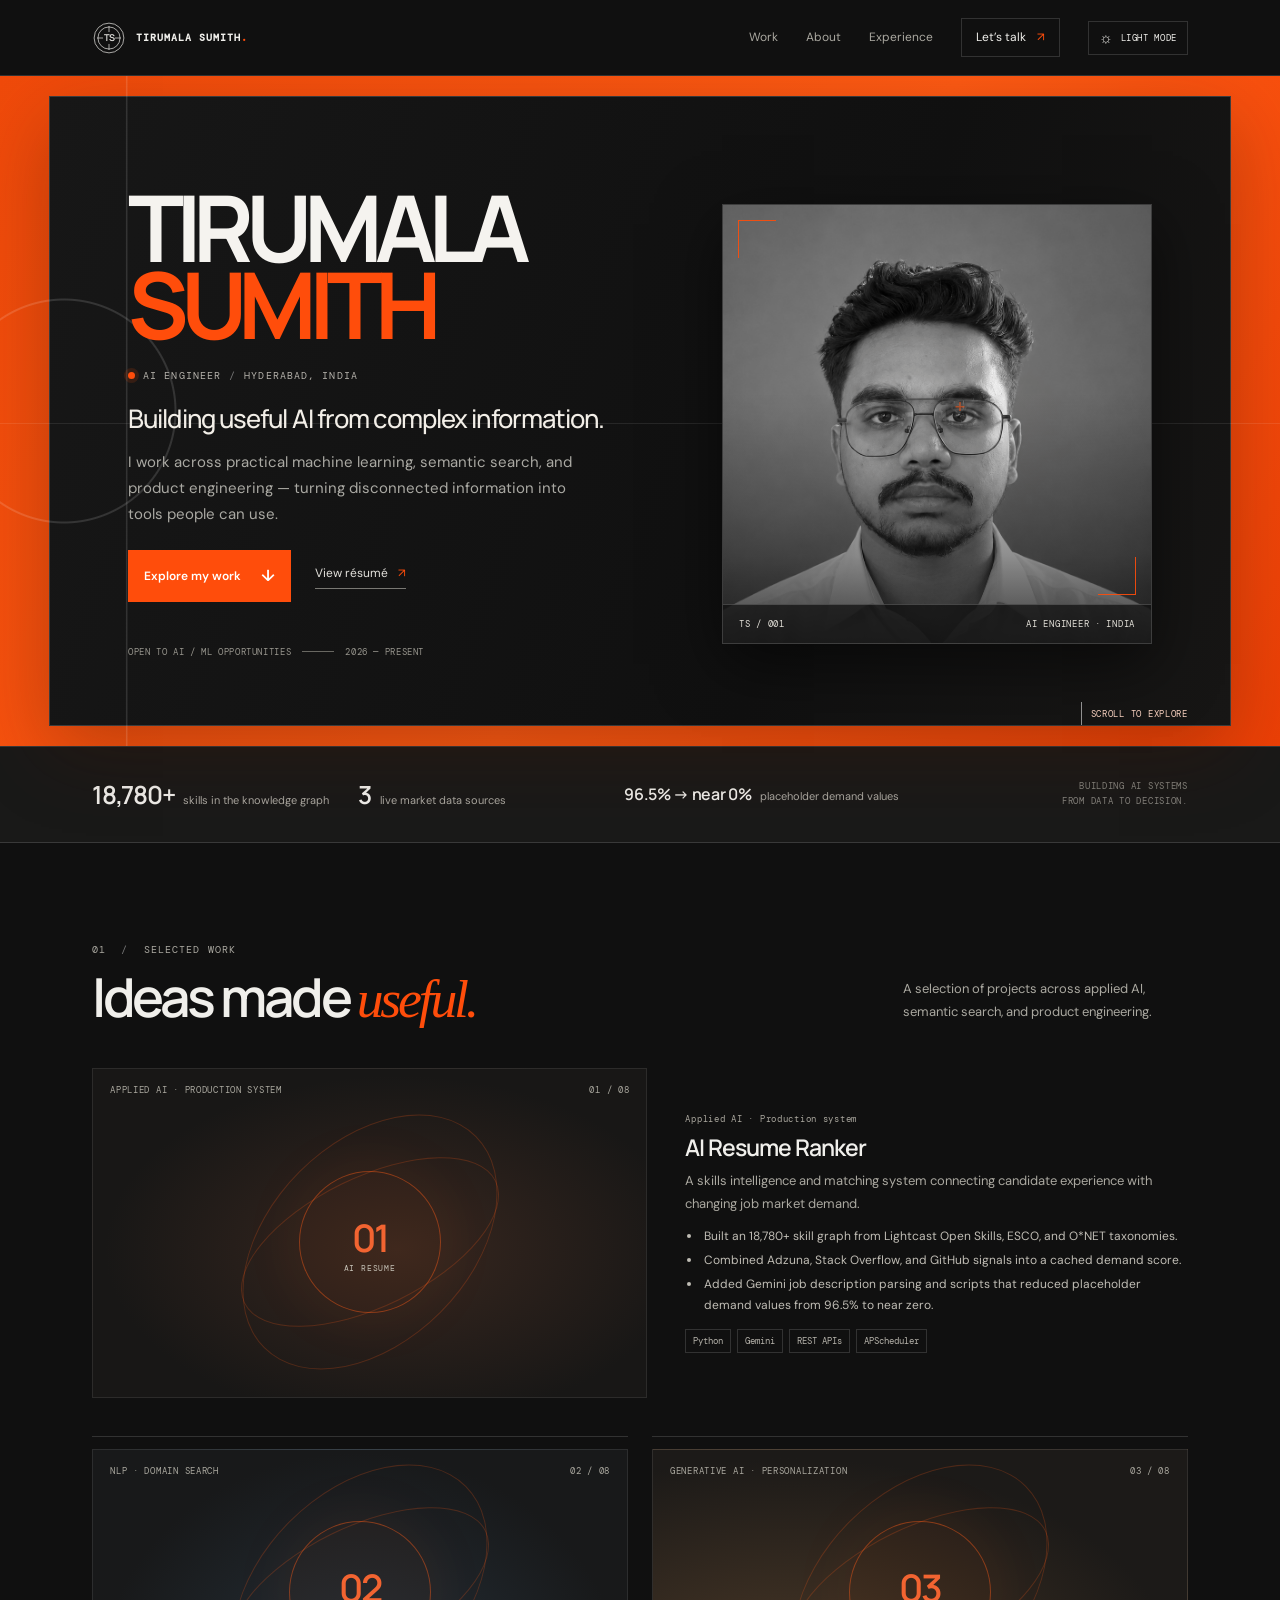
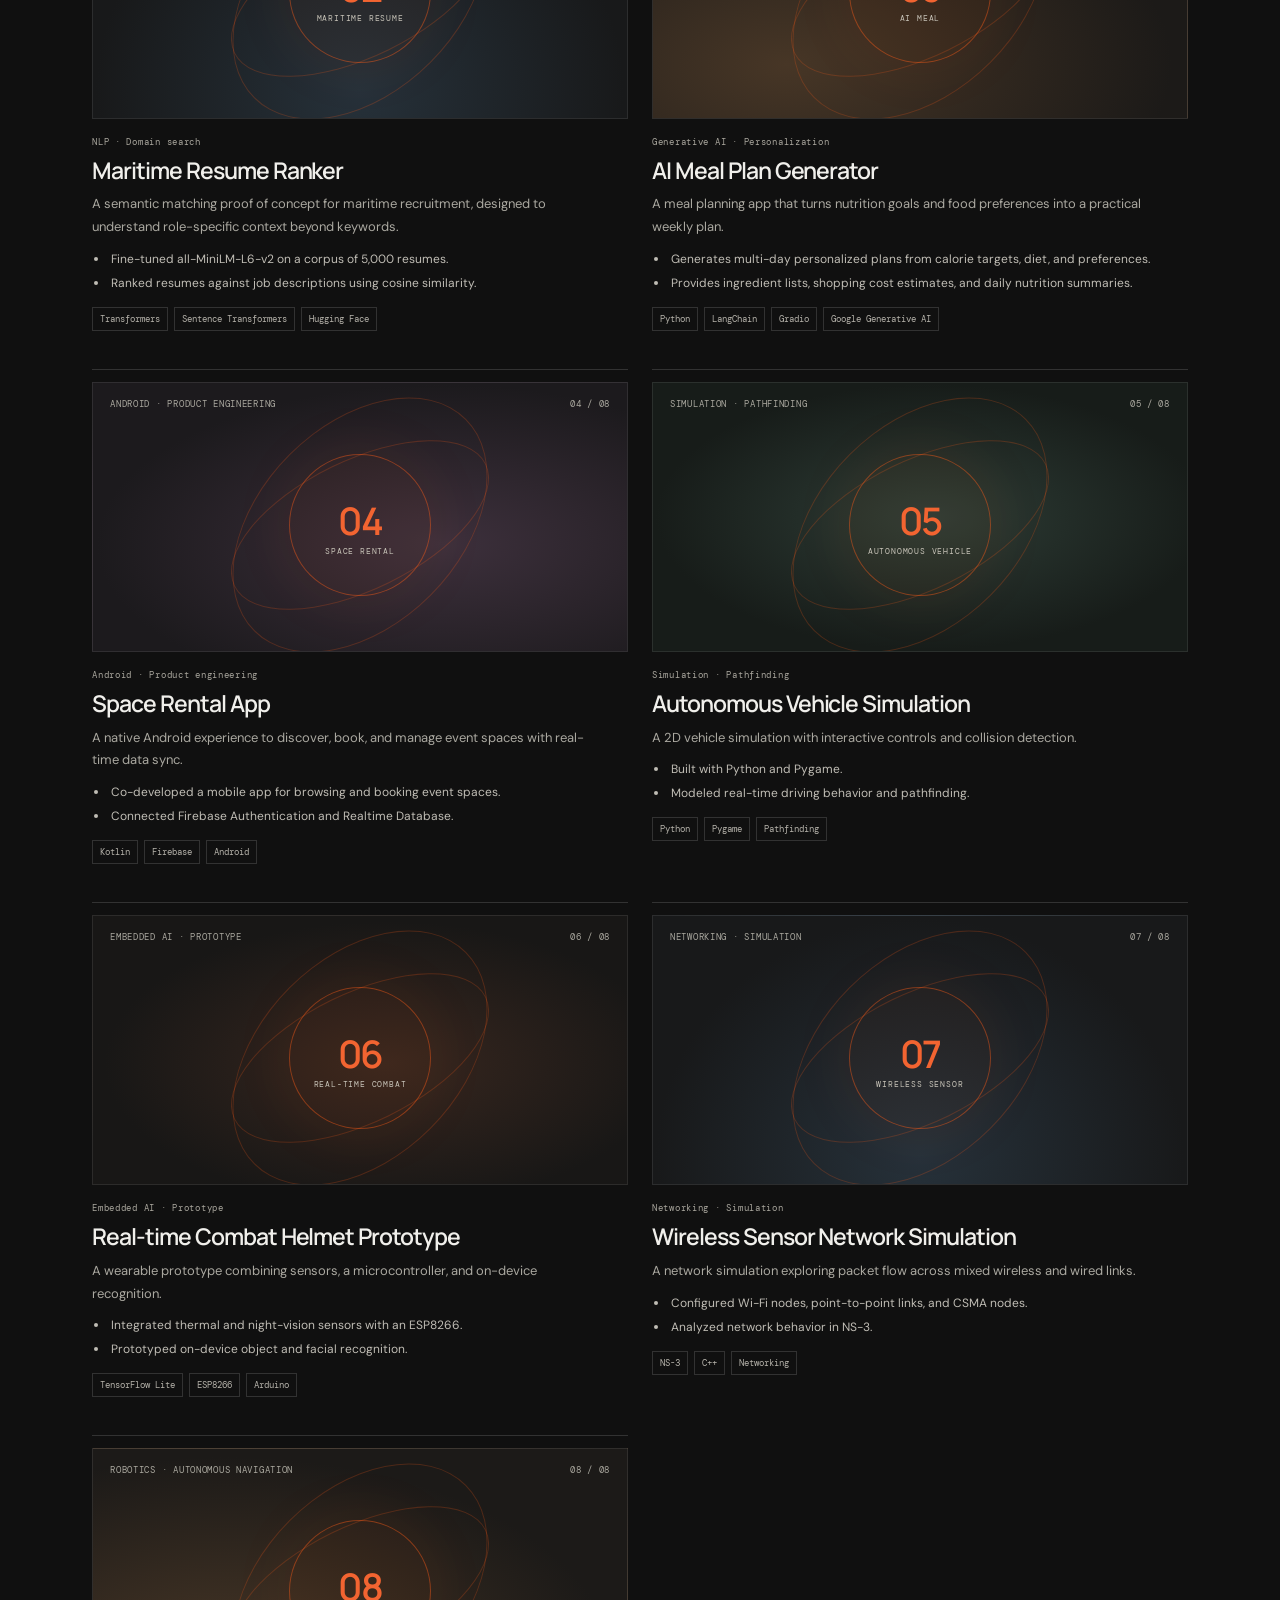
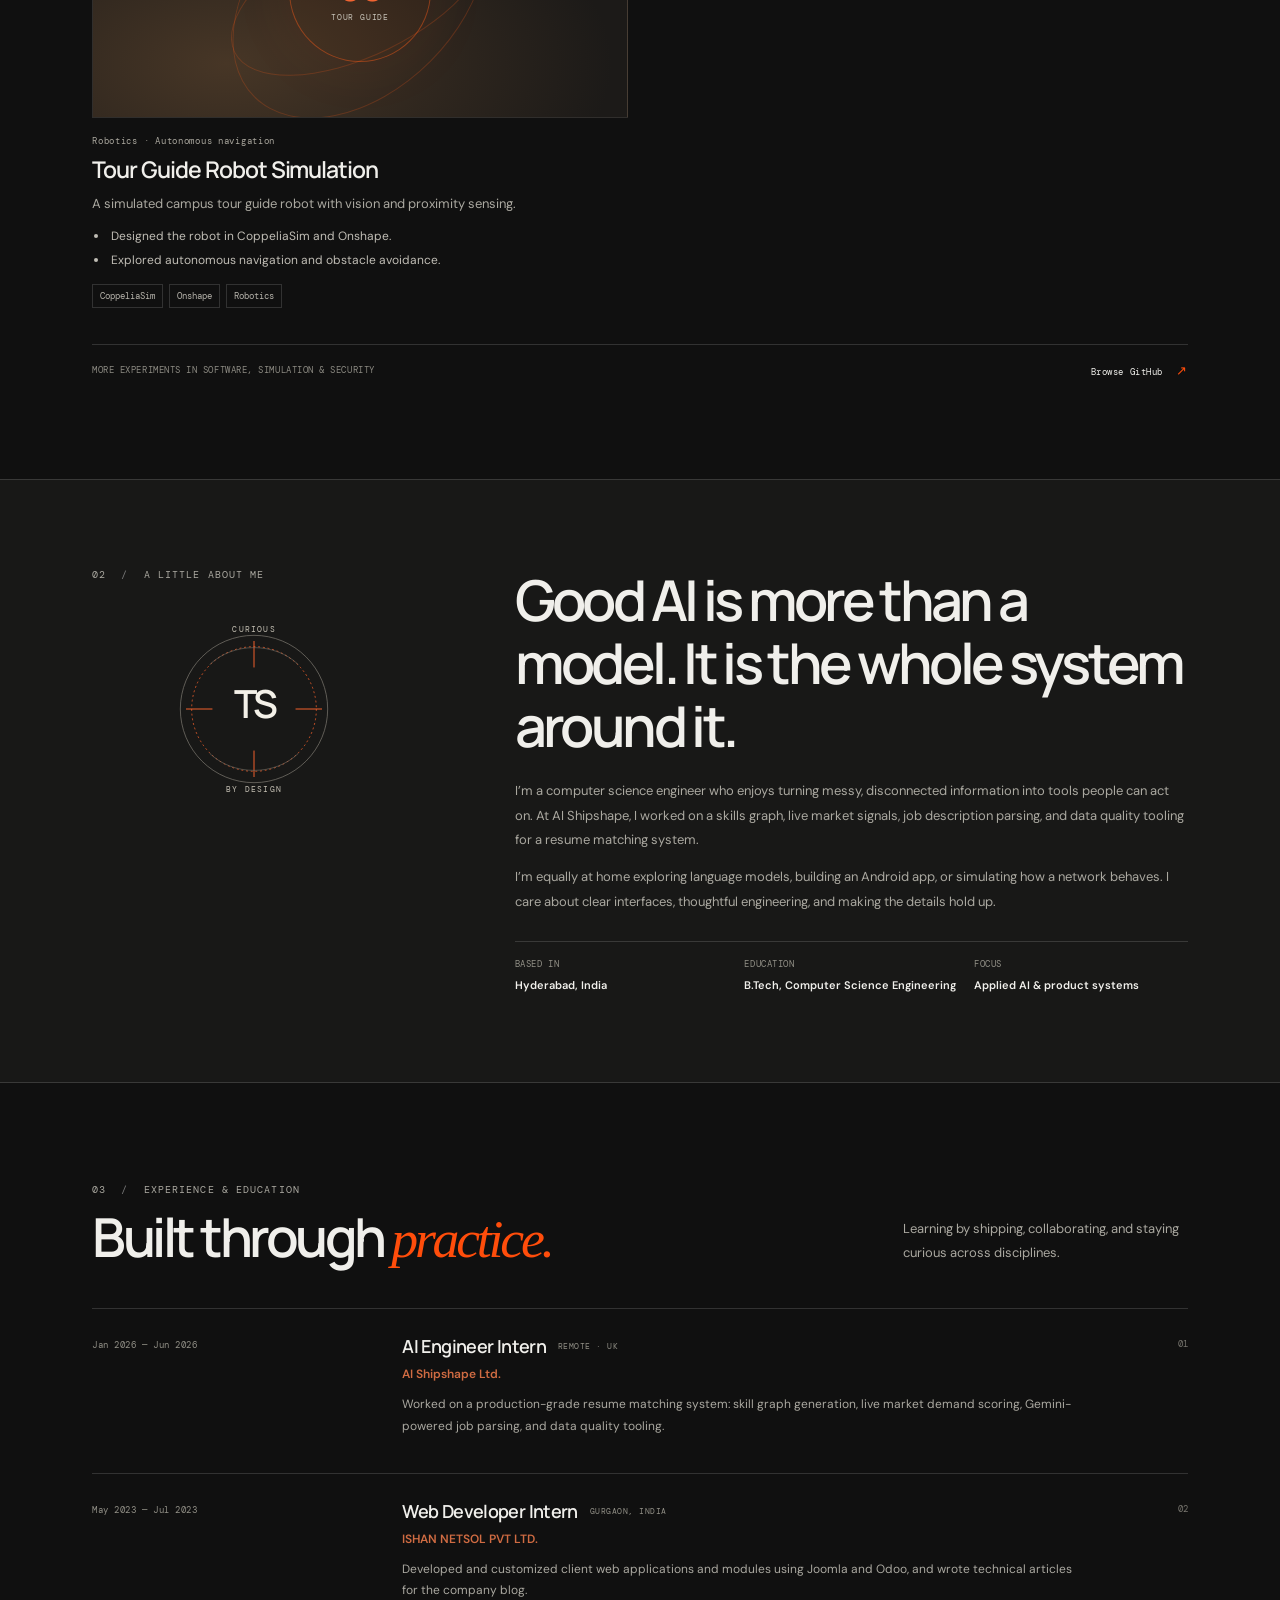
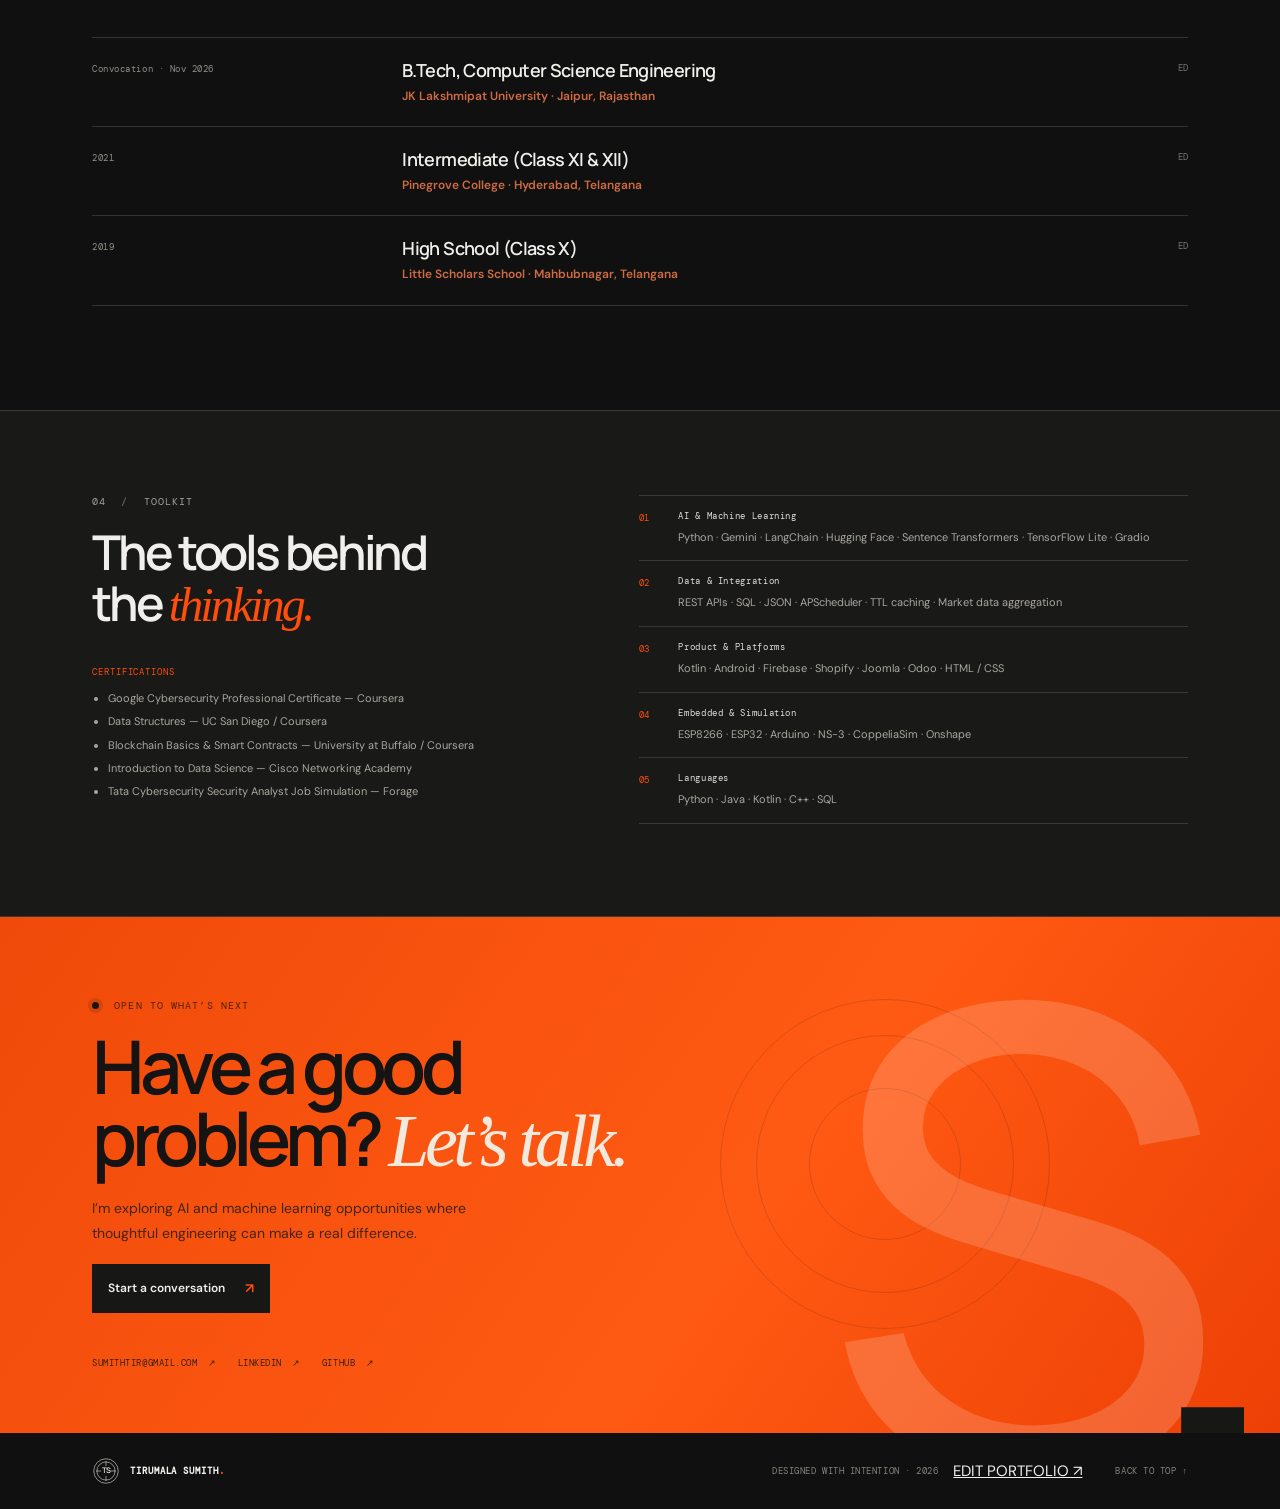
<file: index.html>
<!doctype html>
<html lang="en">
<head>
  <meta charset="utf-8">
  <meta name="viewport" content="width=device-width, initial-scale=1">
  <meta name="theme-color" content="#101010">
  <meta name="description" content="Portfolio of Tirumala Sumith, AI Engineer building practical machine learning systems, semantic search, and useful software.">
  <meta property="og:title" content="Tirumala Sumith — AI Engineer">
  <meta property="og:description" content="Applied AI, semantic search, and product engineering.">
  <title>Tirumala Sumith — AI Engineer</title>
  <link rel="preconnect" href="https://fonts.googleapis.com">
  <link rel="preconnect" href="https://fonts.gstatic.com" crossorigin>
  <link href="https://fonts.googleapis.com/css2?family=DM+Mono:wght@400;500&family=DM+Sans:wght@400;500;600;700&family=Manrope:wght@400;500;600;700;800&display=swap" rel="stylesheet">
  <link rel="stylesheet" href="styles.css">
  <script src="script.js" defer></script>
  <script src="portfolio.js" defer></script>
</head>
<body>
  <a class="skip-link" href="#main-content">Skip to content</a>
  <div class="site-shell">
    <header class="topbar">
      <a class="wordmark" href="#home" aria-label="Tirumala Sumith, home"><span class="brand-seal" aria-hidden="true"><svg viewBox="0 0 40 40"><circle cx="20" cy="20" r="17.5"/><circle cx="20" cy="20" r="13"/><path d="M6 20h7m14 0h7M20 6v7m0 14v7"/><text id="brand-header-mark" x="20" y="23.5" text-anchor="middle">TS</text></svg></span><span class="wordmark-name"><span id="header-full-name">TIRUMALA SUMITH</span><span class="wordmark-period">.</span></span></a>
      <button class="menu-toggle" aria-expanded="false" aria-controls="nav-links" aria-label="Open navigation"><span></span><span></span></button>
      <nav id="nav-links" class="nav-links" aria-label="Main navigation">
        <a href="#work">Work</a><a href="#about">About</a><a href="#experience">Experience</a><a href="#contact" class="nav-contact">Let’s talk <span>↗</span></a>
        <button class="theme-toggle" type="button" aria-label="Switch to light mode" title="Switch to light mode"><span class="theme-icon">☼</span><span class="theme-label">LIGHT MODE</span></button>
      </nav>
    </header>

    <main id="main-content">
      <section class="hero" id="home">
        <div class="hero-copy">
          <h1 class="hero-name"><span id="first-name">TIRUMALA</span><span id="last-name" class="name-accent">SUMITH</span></h1>
          <p class="eyebrow hero-role"><span class="status-dot"></span><span id="role">AI ENGINEER</span><span class="eyebrow-divider">/</span><span id="location">HYDERABAD, INDIA</span></p>
          <p class="hero-headline" id="headline">Building useful AI from complex information.</p>
          <p class="hero-summary" id="intro">I work across practical machine learning, semantic search, and product engineering — turning disconnected information into tools people can use.</p>
          <div class="hero-actions"><a class="button button-primary" href="#work">Explore my work <span>↓</span></a><a class="text-link" id="resume-link" href="assets/tirumala-sumith-resume.pdf" target="_blank" rel="noreferrer">View résumé <span>↗</span></a></div>
          <div class="hero-meta"><span id="availability">OPEN TO AI / ML OPPORTUNITIES</span><span class="meta-line"></span><span>2026 — PRESENT</span></div>
        </div>
        <figure class="hero-art profile-portrait">
          <img class="profile-photo" id="profile-photo" src="assets/sumith-portrait.jpeg" alt="Portrait of Tirumala Sumith">
          <span class="portrait-frame frame-top"></span><span class="portrait-frame frame-bottom"></span>
          <figcaption><span>TS / 001</span><span id="portrait-caption">AI ENGINEER · INDIA</span></figcaption>
          <span class="portrait-crosshair" aria-hidden="true">+</span>
        </figure>
        <a class="scroll-cue" href="#work"><span></span> SCROLL TO EXPLORE</a>
      </section>

      <section class="proof-strip" id="stats" aria-label="Career highlights"></section>

      <section class="section work-section" id="work">
        <div class="section-heading reveal"><div><p class="eyebrow">01 <span class="eyebrow-divider">/</span> SELECTED WORK</p><h2>Ideas made <em>useful.</em></h2></div><p class="section-intro">A selection of projects across applied AI, semantic search, and product engineering.</p></div>
        <div class="project-grid" id="project-grid"></div>
        <div class="work-foot"><span>MORE EXPERIMENTS IN SOFTWARE, SIMULATION & SECURITY</span><a id="github-link" href="https://github.com/SUMITH9803" target="_blank" rel="noreferrer">Browse GitHub <span>↗</span></a></div>
      </section>

      <section class="about-section" id="about"><div class="about-inner">
        <div class="about-label reveal"><p class="eyebrow">02 <span class="eyebrow-divider">/</span> A LITTLE ABOUT ME</p>
          <div class="curiosity-seal" aria-label="Curious by design monogram"><svg viewBox="0 0 180 180" role="img"><circle class="seal-ring" cx="90" cy="90" r="78"/><circle class="seal-ring inner-ring" cx="90" cy="90" r="66"/><path class="seal-axis" d="M18 90h28m88 0h28M90 18v28m0 88v28"/><path class="seal-orbit" d="M43 43c25-24 69-24 94 0M43 137c25 24 69 24 94 0"/><text class="seal-monogram" x="90" y="99" text-anchor="middle" id="seal-mark">TS</text></svg><span class="seal-word seal-top" id="seal-top">CURIOUS</span><span class="seal-word seal-bottom" id="seal-bottom">BY DESIGN</span></div>
        </div>
        <div class="about-copy reveal"><h2 id="about-title">Good AI is more than a model. It is the whole system around it.</h2><div id="about-paragraphs"></div><div class="about-facts"><div><span>BASED IN</span><strong id="about-location">Hyderabad, India</strong></div><div><span>EDUCATION</span><strong id="about-education">B.Tech, Computer Science</strong></div><div><span>FOCUS</span><strong id="about-focus">Applied AI & product systems</strong></div></div></div>
      </div></section>

      <section class="section experience-section" id="experience"><div class="section-heading reveal"><div><p class="eyebrow">03 <span class="eyebrow-divider">/</span> EXPERIENCE & EDUCATION</p><h2>Built through <em>practice.</em></h2></div><p class="section-intro">Learning by shipping, collaborating, and staying curious across disciplines.</p></div><div class="timeline" id="experience-list"></div></section>

      <section class="toolkit-section"><div class="toolkit-inner"><div class="toolkit-heading reveal"><p class="eyebrow">04 <span class="eyebrow-divider">/</span> TOOLKIT</p><h2>The tools behind<br>the <em>thinking.</em></h2><div class="certifications"><h3>Certifications</h3><ul id="certifications-list"></ul></div></div><div class="toolkit-list" id="skills-list"></div></div></section>

      <section class="contact-section" id="contact"><div class="contact-orbit"></div><div class="contact-content reveal"><p class="eyebrow"><span class="status-dot"></span> OPEN TO WHAT’S NEXT</p><h2>Have a good<br>problem? <em>Let’s talk.</em></h2><p id="contact-intro">I’m exploring AI and machine learning opportunities where thoughtful engineering can make a real difference.</p><a class="button button-light" id="email-button" href="mailto:sumithtir@gmail.com">Start a conversation <span>↗</span></a><div class="contact-links"><a id="email-link" href="mailto:sumithtir@gmail.com">SUMITHTIR@GMAIL.COM <span>↗</span></a><a id="linkedin-link" href="https://www.linkedin.com/in/sumithtir" target="_blank" rel="noreferrer">LINKEDIN <span>↗</span></a><a id="contact-github-link" href="https://github.com/SUMITH9803" target="_blank" rel="noreferrer">GITHUB <span>↗</span></a></div></div><div class="contact-decoration" aria-hidden="true">S<span>.</span></div></section>
    </main>
    <footer class="footer"><a class="wordmark" href="#home"><span class="brand-seal" aria-hidden="true"><svg viewBox="0 0 40 40"><circle cx="20" cy="20" r="17.5"/><circle cx="20" cy="20" r="13"/><path d="M6 20h7m14 0h7M20 6v7m0 14v7"/><text id="brand-footer-mark" x="20" y="23.5" text-anchor="middle">TS</text></svg></span><span class="wordmark-name"><span id="footer-full-name">TIRUMALA SUMITH</span><span class="wordmark-period">.</span></span></a><span>DESIGNED WITH INTENTION · 2026</span><a href="editor.html">EDIT PORTFOLIO ↗</a><a href="#home">BACK TO TOP ↑</a></footer>
  </div>
</body>
</html>
</file>
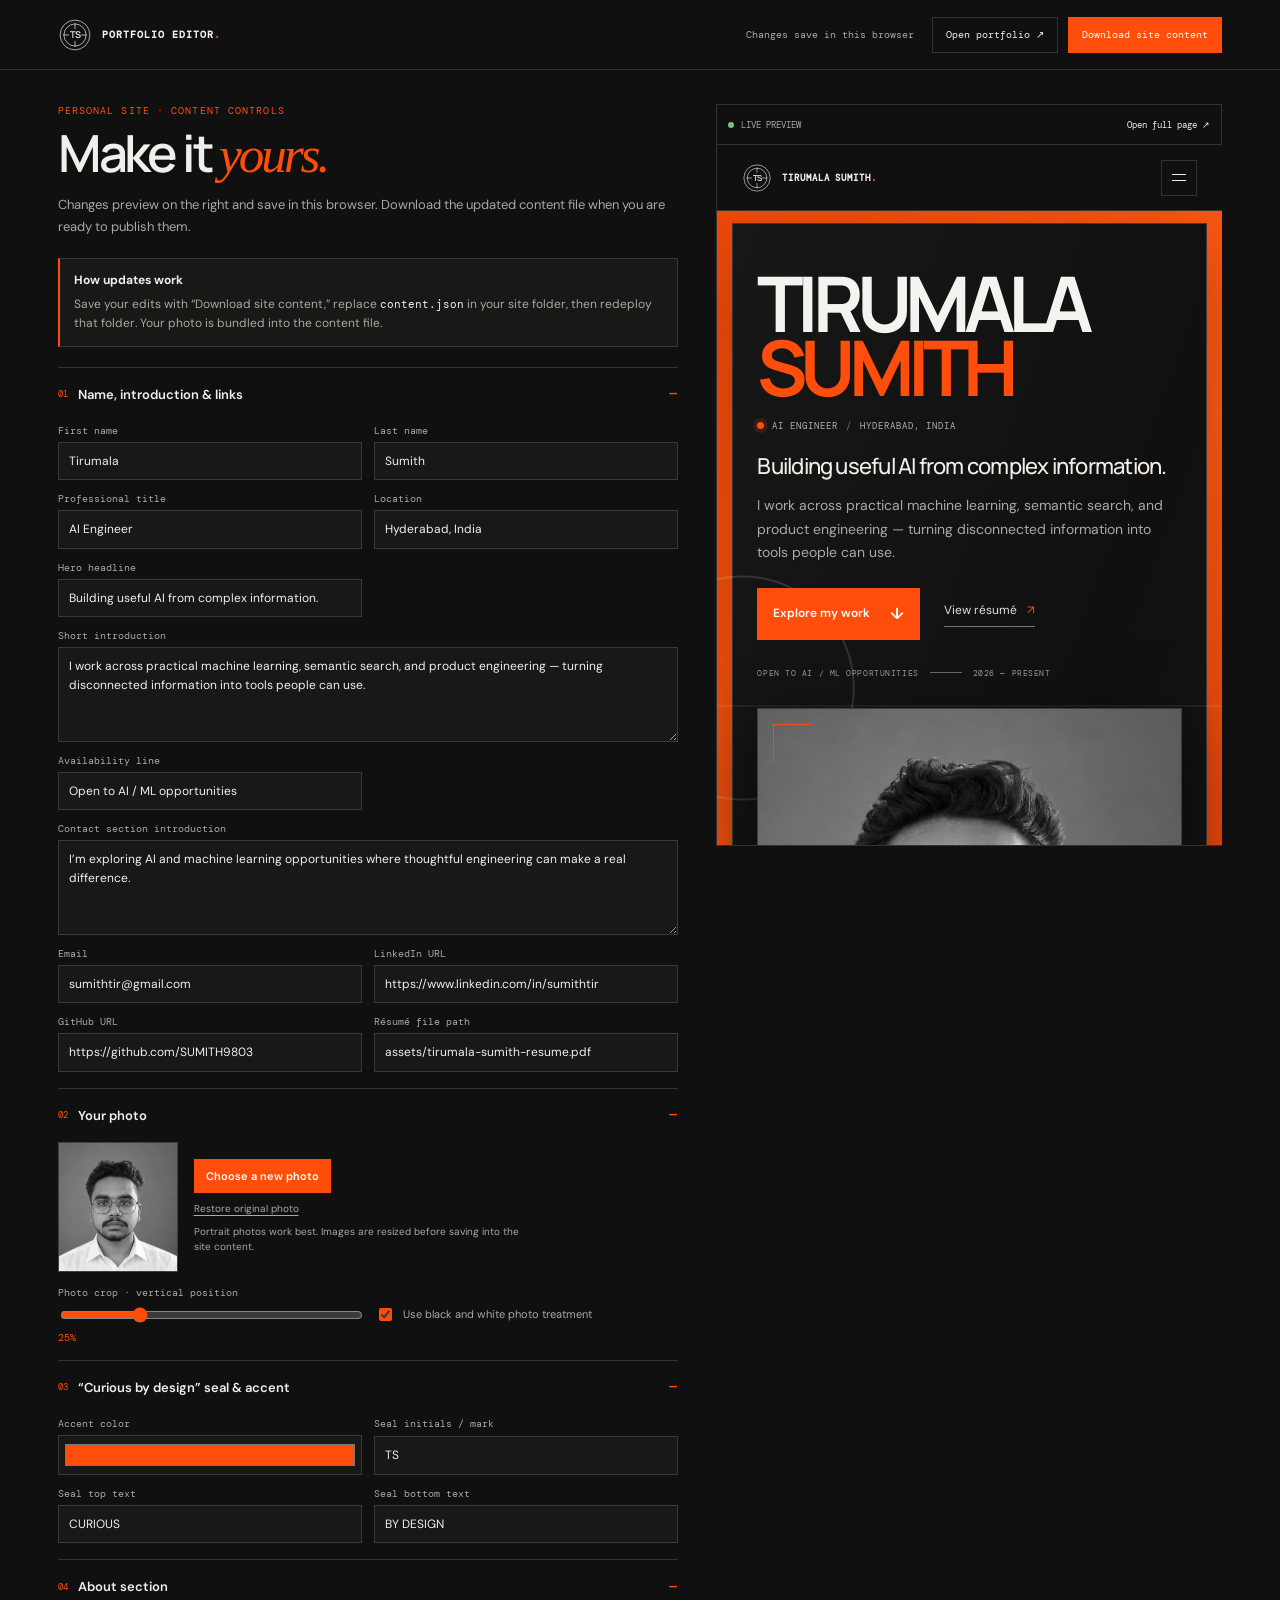
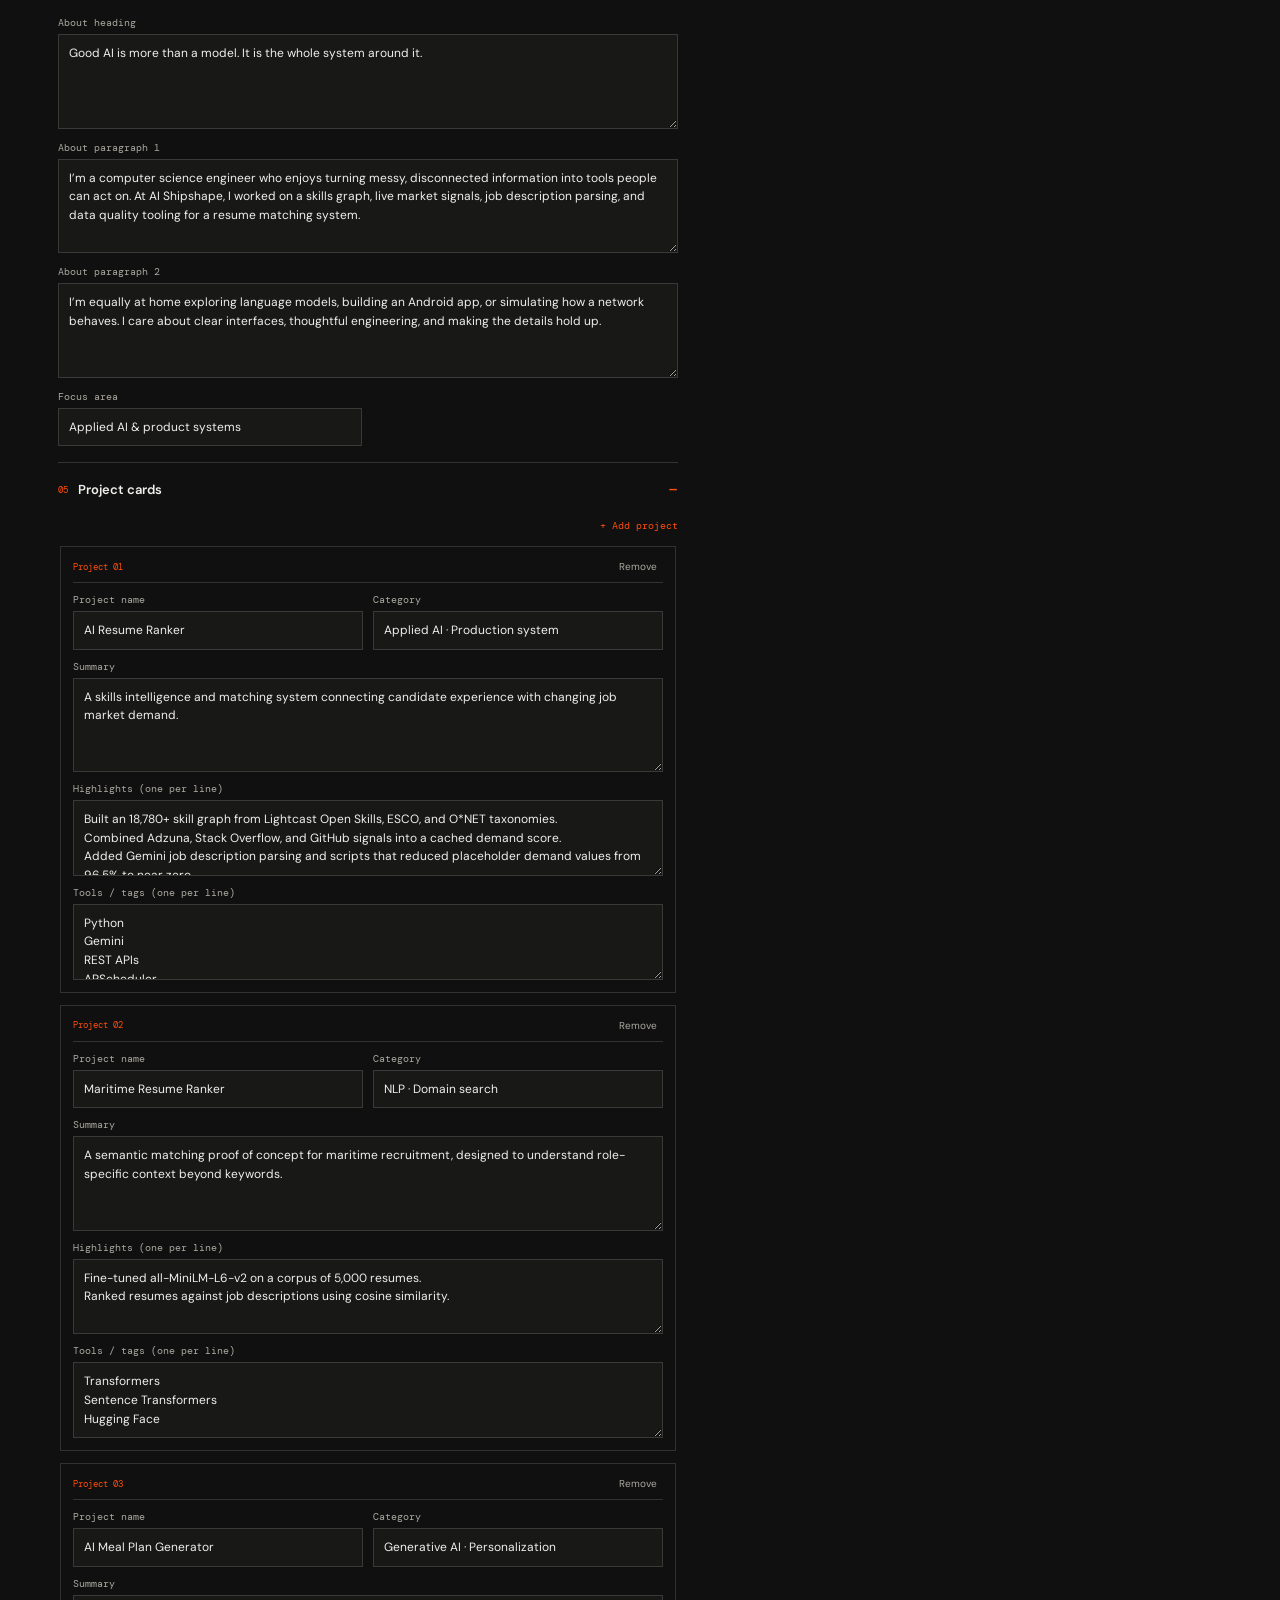
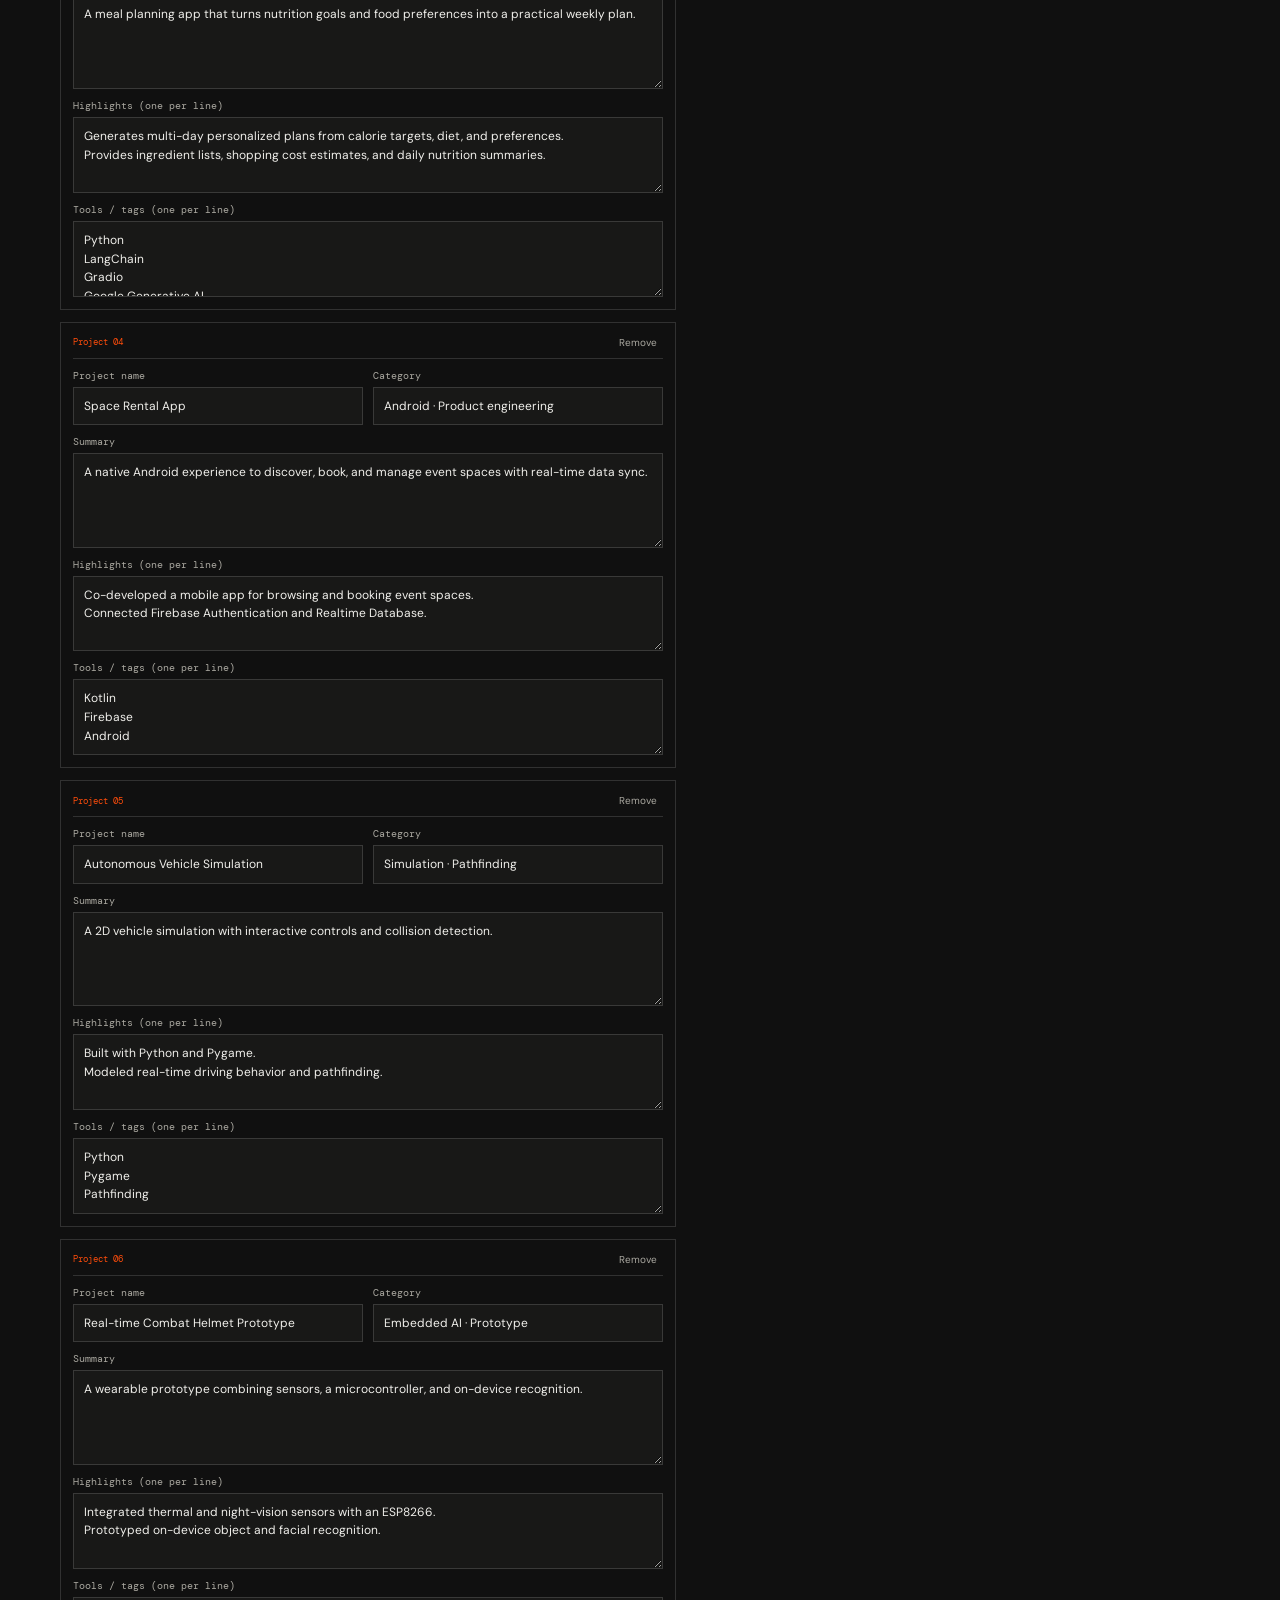
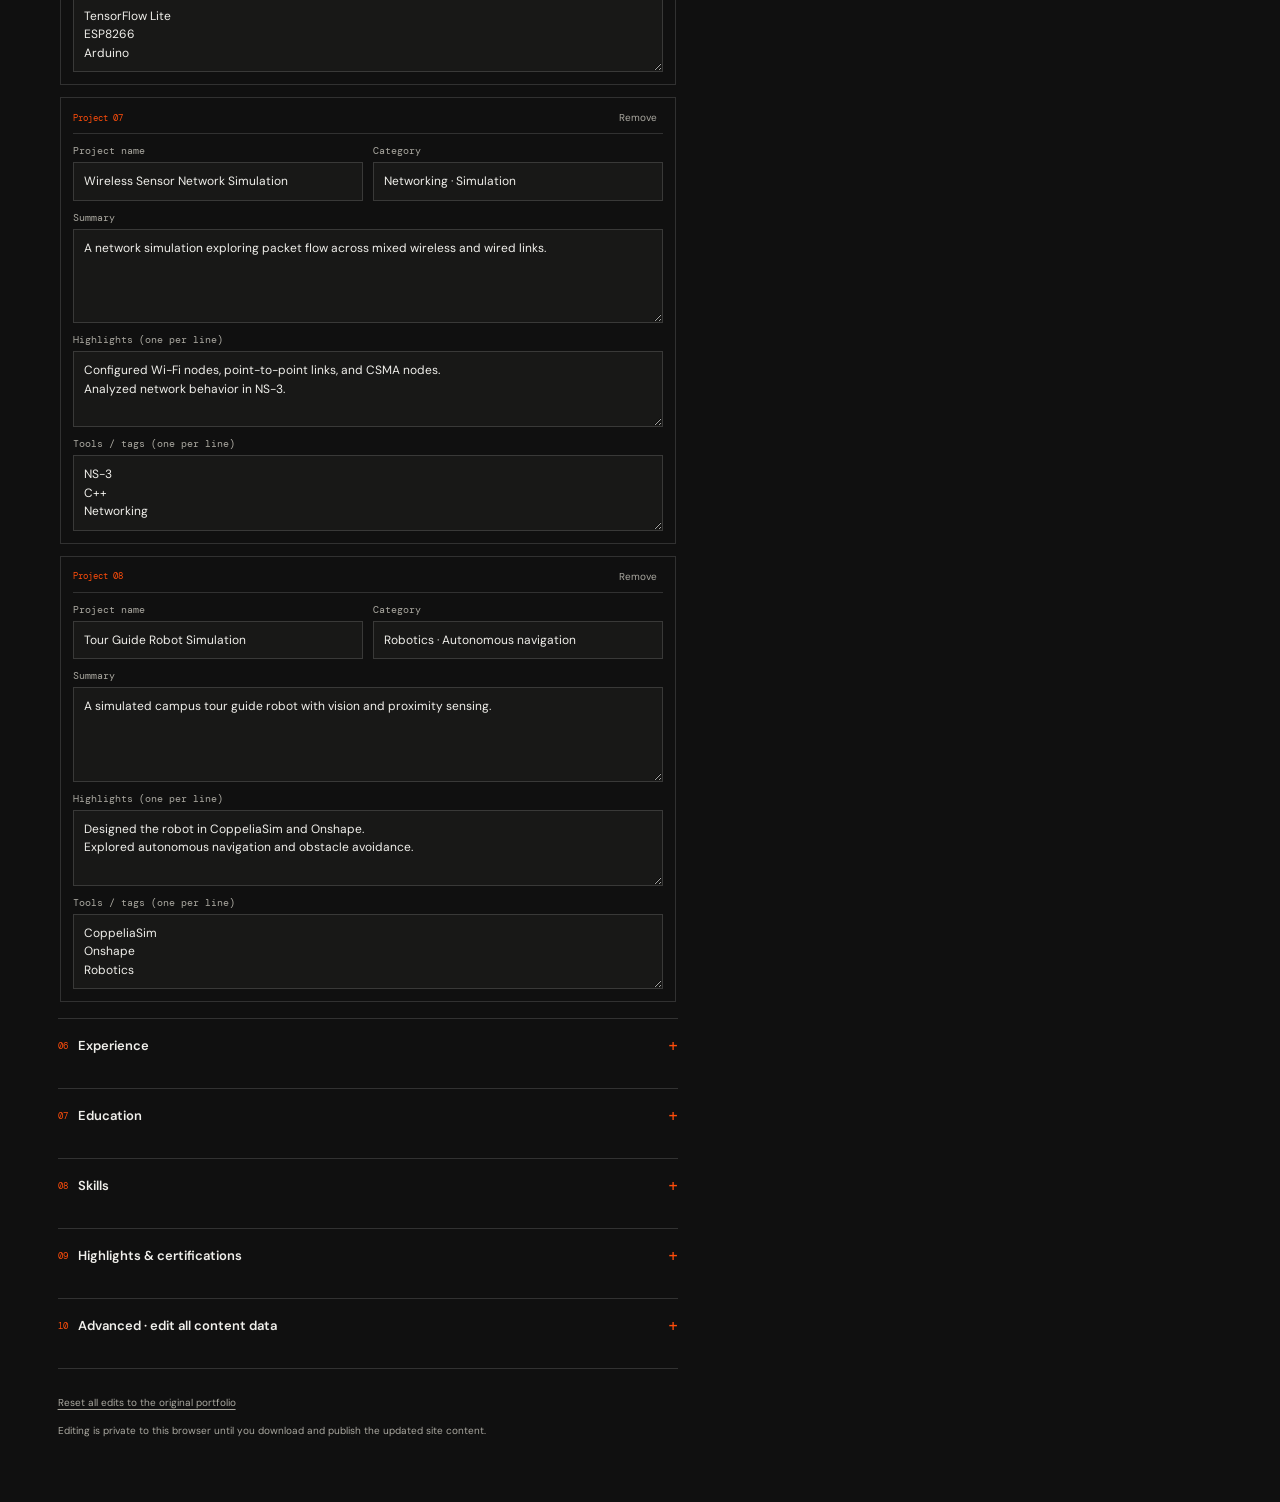
<file: editor.html>
<!doctype html>
<html lang="en">
<head>
  <meta charset="utf-8">
  <meta name="viewport" content="width=device-width, initial-scale=1">
  <meta name="theme-color" content="#101010">
  <title>Portfolio Editor — Tirumala Sumith</title>
  <link rel="preconnect" href="https://fonts.googleapis.com"><link rel="preconnect" href="https://fonts.gstatic.com" crossorigin>
  <link href="https://fonts.googleapis.com/css2?family=DM+Mono:wght@400;500&family=DM+Sans:wght@400;500;600;700&family=Manrope:wght@500;600;700;800&display=swap" rel="stylesheet">
  <link rel="stylesheet" href="styles.css"><link rel="stylesheet" href="editor.css">
  <script src="editor.js" defer></script>
</head>
<body class="editor-page">
  <header class="editor-topbar"><a class="wordmark" href="index.html"><span class="brand-seal" aria-hidden="true"><svg viewBox="0 0 40 40"><circle cx="20" cy="20" r="17.5"/><circle cx="20" cy="20" r="13"/><path d="M6 20h7m14 0h7M20 6v7m0 14v7"/><text x="20" y="23.5" text-anchor="middle">TS</text></svg></span><span class="wordmark-name">PORTFOLIO EDITOR<span class="wordmark-period">.</span></span></a><div class="editor-actions"><span id="save-status" role="status">Changes save in this browser</span><a class="editor-button editor-button-quiet" href="index.html" target="_blank">Open portfolio ↗</a><button id="download-content" class="editor-button editor-button-primary" type="button">Download site content</button></div></header>
  <main class="editor-layout">
    <section class="editor-workspace" aria-label="Portfolio editing controls">
      <div class="editor-intro"><p class="eyebrow">PERSONAL SITE · CONTENT CONTROLS</p><h1>Make it <em>yours.</em></h1><p>Changes preview on the right and save in this browser. Download the updated content file when you are ready to publish them.</p></div>
      <div class="editor-note"><strong>How updates work</strong><span>Save your edits with “Download site content,” replace <code>content.json</code> in your site folder, then redeploy that folder. Your photo is bundled into the content file.</span></div>
      <form id="portfolio-form">
        <details class="editor-group" open><summary><span>01</span> Name, introduction & links</summary><div class="editor-fields" id="profile-fields"></div></details>
        <details class="editor-group" open><summary><span>02</span> Your photo</summary><div class="photo-editor"><img id="photo-preview" src="assets/sumith-portrait.jpeg" alt="Current profile photo preview"><div><label class="upload-button" for="photo-file">Choose a new photo</label><input id="photo-file" type="file" accept="image/*"><button id="restore-photo" class="text-button" type="button">Restore original photo</button><small>Portrait photos work best. Images are resized before saving into the site content.</small></div></div><div class="photo-controls"><label class="editor-field"><span>Photo crop · vertical position</span><input id="photo-position" type="range" min="0" max="100" step="1"><output id="photo-position-value">25%</output></label><label class="check-field"><input id="photo-grayscale" type="checkbox"><span>Use black and white photo treatment</span></label></div></details>
        <details class="editor-group" open><summary><span>03</span> “Curious by design” seal & accent</summary><div class="editor-fields" id="brand-fields"></div></details>
        <details class="editor-group" open><summary><span>04</span> About section</summary><div class="editor-fields" id="about-fields"></div></details>
        <details class="editor-group" open><summary><span>05</span> Project cards</summary><div class="repeat-toolbar"><button type="button" class="add-item" data-add="projects">+ Add project</button></div><div id="projects-fields" class="repeat-list"></div></details>
        <details class="editor-group"><summary><span>06</span> Experience</summary><div class="repeat-toolbar"><button type="button" class="add-item" data-add="experience">+ Add role</button></div><div id="experience-fields" class="repeat-list"></div></details>
        <details class="editor-group"><summary><span>07</span> Education</summary><div class="repeat-toolbar"><button type="button" class="add-item" data-add="education">+ Add item</button></div><div id="education-fields" class="repeat-list"></div></details>
        <details class="editor-group"><summary><span>08</span> Skills</summary><div class="repeat-toolbar"><button type="button" class="add-item" data-add="skills">+ Add group</button></div><div id="skills-fields" class="repeat-list"></div></details>
        <details class="editor-group"><summary><span>09</span> Highlights & certifications</summary><div id="stats-fields" class="repeat-list"></div><div class="editor-fields"><label class="editor-field"><span>Certifications <small>One per line</small></span><textarea data-path="certifications" data-lines="true" rows="6"></textarea></label></div></details>
        <details class="editor-group"><summary><span>10</span> Advanced · edit all content data</summary><p class="advanced-help">Edit the complete content file directly. Apply validates the JSON and refreshes the editor and preview.</p><textarea id="raw-content" class="raw-content" spellcheck="false" aria-label="Portfolio content JSON"></textarea><button id="apply-json" type="button" class="editor-button editor-button-primary">Apply JSON changes</button><span id="json-error" role="alert"></span></details>
      </form>
      <div class="editor-bottom"><button id="reset-content" class="text-button" type="button">Reset all edits to the original portfolio</button><p>Editing is private to this browser until you download and publish the updated site content.</p></div>
    </section>
    <aside class="editor-preview"><div class="preview-toolbar"><span><i></i> LIVE PREVIEW</span><a href="index.html" target="_blank">Open full page ↗</a></div><iframe id="preview-frame" title="Live portfolio preview" src="index.html?edit-preview=1"></iframe></aside>
  </main>
</body>
</html>
</file>
<file: styles.css>
:root{color-scheme:dark;--bg:#101010;--panel:#181817;--panel-raised:#20201e;--ink:#f0efeb;--muted:#aaa8a0;--faint:#7f7d76;--line:#ffffff24;--line-soft:#ffffff14;--orange:#ff4d0b;--mono:'DM Mono',monospace;--sans:'DM Sans',sans-serif;--display:Manrope,sans-serif;--serif:Georgia,'Times New Roman',serif}*{box-sizing:border-box}html{scroll-behavior:smooth;scroll-padding-top:84px}body{margin:0;background:var(--bg);color:var(--ink);font:15px/1.6 var(--sans);-webkit-font-smoothing:antialiased}.site-shell{max-width:1600px;margin:auto;overflow:hidden}a{color:inherit}.topbar{height:76px;padding:0 7.2%;display:flex;align-items:center;justify-content:space-between;background:var(--bg);border-bottom:1px solid var(--line);position:relative;z-index:5}.wordmark{display:flex;align-items:center;gap:10px;text-decoration:none;color:var(--ink)}.brand-seal{display:block;width:34px;height:34px;flex:0 0 34px}.brand-seal svg{width:100%;height:100%;fill:none;stroke:currentColor;stroke-width:.8}.brand-seal text{fill:var(--ink);stroke:none;font:600 11px var(--display);letter-spacing:-1px}.wordmark-name{font:700 10px var(--mono);letter-spacing:.1em}.wordmark-period{color:var(--orange)}.nav-links{display:flex;align-items:center;gap:28px}.nav-links>a{font-size:12px;text-decoration:none;color:var(--muted);transition:color .2s}.nav-links>a:hover{color:var(--orange)}.nav-links .nav-contact{padding:9px 14px;border:1px solid var(--line);color:var(--ink)}.nav-contact span{color:var(--orange);margin-left:8px}.theme-toggle{height:34px;display:flex;gap:7px;align-items:center;background:transparent;border:1px solid var(--line);padding:0 10px;color:var(--ink);font:9px var(--mono);letter-spacing:.07em;cursor:pointer}.theme-toggle:hover{border-color:var(--orange);color:var(--orange)}.theme-icon{font:15px var(--sans)}.menu-toggle{display:none}.hero{min-height:670px;padding:91px 10% 66px;display:grid;grid-template-columns:1.08fr .92fr;gap:5%;align-items:center;position:relative;isolation:isolate;background:linear-gradient(125deg,#f04a0a,#ff5a13 55%,#ed4006);color:#f4f2ee}.hero:before{content:"";position:absolute;z-index:-1;inset:20px 3.8%;background:linear-gradient(110deg,#171717,#101010 65%,#171615);border:1px solid #ffffff2a;box-shadow:0 25px 75px #42160055}.hero:after{content:"";position:absolute;z-index:-1;inset:0;background:radial-gradient(circle at 5% 50%,transparent 0 110px,#ffffff22 111px 112px,transparent 113px),linear-gradient(90deg,transparent 9.8%,#ffffff27 9.9%,transparent 10%),linear-gradient(0deg,transparent 48%,#ffffff1d 48.1%,transparent 48.25%);pointer-events:none}.hero-copy{position:relative;z-index:2}.hero-name{font:700 clamp(60px,7.2vw,108px)/.84 var(--display);letter-spacing:-.09em;margin:0 0 25px;color:#f5f3ef}.hero-name span{display:block}.hero-name .name-accent{color:var(--orange)}.eyebrow{font:10px var(--mono);letter-spacing:.11em;color:var(--muted);margin:0 0 18px}.hero .eyebrow{color:#b4b1aa}.status-dot{width:7px;height:7px;border-radius:50%;background:var(--orange);display:inline-block;margin-right:8px;box-shadow:0 0 0 4px #ff4d0b24}.eyebrow-divider{color:#777;margin:0 8px}.hero-headline{font:500 clamp(20px,2vw,28px)/1.4 var(--display);letter-spacing:-.035em;color:#f2eee7;max-width:570px;margin:19px 0 8px}.hero-summary{font-size:15px;line-height:1.75;color:#aaa9a3;max-width:475px;margin:12px 0 23px}.profile-portrait{margin:0;height:440px;max-width:430px;width:100%;justify-self:end;display:flex;align-items:flex-end;justify-content:center;background:radial-gradient(ellipse at 50% 45%,#33312e,#141414 68%);position:relative;overflow:hidden;border:1px solid #ffffff2d;box-shadow:0 20px 60px #0008;isolation:isolate}.profile-photo{position:absolute;z-index:-1;inset:0;width:100%;height:100%;object-fit:cover;object-position:center 25%;filter:grayscale(100%) contrast(1.04);opacity:.95;mask-image:linear-gradient(to bottom,#000 0%,#000 80%,#000a 100%)}.profile-portrait:before{content:"";position:absolute;inset:0;background:linear-gradient(180deg,#1110 43%,#101010ae 100%);pointer-events:none}.profile-portrait figcaption{z-index:1;width:100%;display:flex;justify-content:space-between;padding:13px 16px;font:9px var(--mono);letter-spacing:.08em;color:#e4e1d9;border-top:1px solid #ffffff31;background:#101010bd}.portrait-frame{position:absolute;z-index:1;width:38px;height:38px;border-color:var(--orange);border-style:solid;opacity:.9}.frame-top{top:15px;left:15px;border-width:1px 0 0 1px}.frame-bottom{right:15px;bottom:48px;border-width:0 1px 1px 0}.portrait-crosshair{position:absolute;top:43%;left:54%;color:#ff5a188c;font:20px var(--mono)}.button{display:inline-flex;gap:20px;align-items:center;padding:13px 16px;text-decoration:none;font-size:12px;font-weight:600;transition:transform .2s,background .2s}.button:hover{transform:translateY(-2px)}.button-primary{background:var(--orange);color:white}.button-primary:hover{filter:brightness(1.1)}.button-primary span{font-size:16px}.hero-actions{display:flex;align-items:center;gap:24px}.text-link{border-bottom:1px solid #797873;padding:0 0 5px;font-size:12px;text-decoration:none;color:#e2e0db}.text-link:hover{color:#ff5718}.text-link span{margin-left:7px;color:var(--orange)}.hero-meta{margin-top:44px;display:flex;align-items:center;gap:11px;font:9px var(--mono);letter-spacing:.07em;color:#97958d}.meta-line{width:32px;border-top:1px solid #686761}.scroll-cue{position:absolute;bottom:21px;right:7.2%;font:9px var(--mono);letter-spacing:.08em;color:#f7d0bf;display:flex;align-items:center;gap:9px;text-decoration:none}.scroll-cue span{height:23px;border-left:1px solid #fff8}.proof-strip{display:grid;grid-template-columns:1fr 1fr 1.2fr 1fr;gap:18px;align-items:center;padding:23px 7.2%;background:#191918;border-block:1px solid var(--line)}.stat-item{display:flex;align-items:baseline;gap:9px;min-width:0}.stat-value{font:600 25px var(--display);letter-spacing:-.05em;color:var(--ink);white-space:nowrap}.stat-value-long{font-size:16px;letter-spacing:-.02em}.stat-label{font-size:11px;color:var(--muted)}.stat-note{font:9px/1.7 var(--mono);letter-spacing:.08em;color:#85847e;text-align:right;white-space:pre-line}.section{padding:100px 7.2%;background:var(--bg)}.section-heading{display:flex;justify-content:space-between;align-items:end;margin-bottom:40px}.section-heading .eyebrow{margin-bottom:12px}.section-heading h2,.toolkit-inner h2{font:600 clamp(38px,4.2vw,58px)/1.08 var(--display);letter-spacing:-.065em;margin:0;color:var(--ink)}.section-heading h2 em,.about-copy h2 em,.toolkit-inner h2 em,.contact-content h2 em{font-family:var(--serif);font-weight:400;letter-spacing:-.06em;color:var(--orange)}.section-intro{font-size:13px;line-height:1.8;color:var(--muted);max-width:285px;margin:0 0 4px}.project-grid{display:grid;grid-template-columns:1fr 1fr;gap:38px 24px}.project-card{min-width:0;border-top:1px solid var(--line);padding-top:12px}.project-featured{grid-column:1/-1;display:grid;grid-template-columns:1.05fr .95fr;gap:38px;align-items:center;border-top:0;padding-top:0}.project-visual{height:270px;position:relative;overflow:hidden;background:#1a1a19;color:white;border:1px solid #ffffff16;isolation:isolate}.project-featured .project-visual{height:330px}.visual-tone-0{background:radial-gradient(ellipse at 55% 55%,#38271f,#181716 68%)}.visual-tone-1{background:radial-gradient(ellipse at 50% 90%,#26313a,#18191a 70%)}.visual-tone-2{background:radial-gradient(ellipse at 25% 80%,#473626,#1c1a18 68%)}.visual-tone-3{background:radial-gradient(ellipse at 65% 60%,#3d303c,#1c1a1d 70%)}.visual-tone-4{background:radial-gradient(ellipse at 52% 50%,#2e3d36,#171c19 70%)}.visual-top{position:absolute;z-index:2;top:15px;left:17px;right:17px;display:flex;justify-content:space-between;gap:12px;font:9px var(--mono);letter-spacing:.08em;color:#aaa89f}.visual-top span:first-child{overflow:hidden;text-overflow:ellipsis;white-space:nowrap}.visual-core{position:absolute;left:50%;top:53%;transform:translate(-50%,-50%);width:142px;height:142px;display:flex;flex-direction:column;align-items:center;justify-content:center;border:1px solid #ff5b1870;border-radius:50%;background:#ff5b1809;box-shadow:0 0 65px #ff5b1814}.visual-index{font:600 38px var(--display);letter-spacing:-.05em;color:#f26431}.visual-word{font:8px var(--mono);letter-spacing:.1em;color:#c8c4b9;text-align:center;max-width:110px}.visual-orbit{position:absolute;left:50%;top:53%;border:1px solid #ff5b1838;border-radius:50%;pointer-events:none}.orbit-a{width:280px;height:130px;transform:translate(-50%,-50%) rotate(-26deg)}.orbit-b{width:200px;height:300px;transform:translate(-50%,-50%) rotate(45deg)}.project-details{padding:17px 0 0}.project-featured .project-details{padding:0}.project-type{font:9px var(--mono);letter-spacing:.08em;color:#aaa79e;margin:0 0 8px}.project-details h3{font:600 23px/1.25 var(--display);letter-spacing:-.045em;margin:0 0 9px;color:var(--ink)}.project-description{font-size:13px;line-height:1.75;color:var(--muted);max-width:500px;margin:0 0 8px}.project-points{padding-left:17px;color:#c0bdb5;font-size:12px;line-height:1.75;margin:10px 0 12px}.project-points li{padding-left:2px;margin:3px 0}.tags{display:flex;gap:6px;flex-wrap:wrap;margin-top:13px}.tags span{padding:5px 7px;border:1px solid var(--line);font:9px var(--mono);color:#b6b3ab}.work-foot{display:flex;align-items:center;justify-content:space-between;gap:16px;border-top:1px solid var(--line);margin-top:36px;padding-top:17px;font:9px var(--mono);letter-spacing:.06em;color:#8c8a82}.work-foot a{color:var(--ink);text-decoration:none;white-space:nowrap}.work-foot a span{color:var(--orange);margin-left:8px;font-size:13px}.about-section{padding:88px 7.2%;background:var(--panel);border-block:1px solid var(--line)}.about-inner{display:grid;grid-template-columns:.65fr 1.35fr;gap:9%}.about-label .eyebrow{margin:0}.curiosity-seal{width:170px;height:170px;position:relative;margin:43px auto 0;color:#d0cdc5}.curiosity-seal svg{width:100%;height:100%;overflow:visible}.seal-ring,.seal-axis,.seal-orbit{fill:none;stroke:#77736b;stroke-width:.8}.inner-ring{stroke:#ff642d;stroke-dasharray:2 3}.seal-axis{stroke:#ff642d;stroke-width:1}.seal-orbit{stroke:#77736b;stroke-width:.6}.seal-monogram{fill:#f3f0e8;font:600 41px var(--display);letter-spacing:-4px}.seal-word{position:absolute;left:50%;transform:translateX(-50%);font:8px var(--mono);letter-spacing:.15em;white-space:nowrap;color:#c6c1b5}.seal-top{top:0}.seal-bottom{bottom:0}.about-copy h2{font:600 clamp(35px,4.4vw,57px)/1.12 var(--display);letter-spacing:-.065em;margin:0 0 22px;max-width:780px}.about-copy>div>p{font-size:13px;line-height:1.9;color:var(--muted);max-width:700px;margin:12px 0}.about-facts{display:grid;grid-template-columns:repeat(3,1fr);gap:16px;border-top:1px solid var(--line);margin-top:26px;padding-top:16px}.about-facts div{display:flex;flex-direction:column;gap:7px}.about-facts span{font:9px var(--mono);letter-spacing:.06em;color:#929087}.about-facts strong{font-size:11px;font-weight:600;color:var(--ink)}.experience-section{padding-top:100px;padding-bottom:104px}.timeline{border-top:1px solid var(--line)}.timeline-item{display:grid;grid-template-columns:.75fr 1.8fr .2fr;gap:25px;padding:25px 0;border-bottom:1px solid var(--line)}.timeline-date{font:9px var(--mono);letter-spacing:.06em;color:#929087;padding-top:5px}.timeline-title{display:flex;align-items:center;gap:12px}.timeline-title h3{font:600 18px var(--display);letter-spacing:-.035em;margin:0}.timeline-title span{font:8px var(--mono);letter-spacing:.06em;color:#929087}.timeline-org{font-size:12px;font-weight:600;margin:7px 0;color:#cf6b42}.timeline-description{font-size:12px;line-height:1.8;color:var(--muted);max-width:680px;margin:10px 0}.timeline-mark{font:9px var(--mono);color:#77756e;text-align:right;padding-top:4px}.education-item{padding-block:20px}.education-item .timeline-title{font:600 16px var(--display)}.education-item .timeline-org{margin:5px 0 0}.toolkit-section{background:#191918;color:#f1f1e9;padding:84px 7.2% 92px;border-block:1px solid var(--line)}.toolkit-inner{display:grid;grid-template-columns:.9fr 1.1fr;gap:9%}.toolkit-inner .eyebrow{color:#a4a198}.toolkit-inner h2{font-size:48px}.toolkit-list .skill-row{display:grid;grid-template-columns:27px 1fr;column-gap:12px;border-bottom:1px solid var(--line);padding:14px 0}.toolkit-list .skill-row:first-child{border-top:1px solid var(--line)}.skill-row>span{grid-row:span 2;font:9px var(--mono);color:var(--orange);padding-top:2px}.skill-row>b{font:9px var(--mono);letter-spacing:.07em;color:#e2e0d9}.skill-row>p{font-size:11px;line-height:1.7;color:#aaa79e;margin:6px 0 0}.certifications{margin-top:35px}.certifications h3{font:9px var(--mono);letter-spacing:.1em;color:var(--orange);text-transform:uppercase}.certifications ul{padding-left:16px;color:#aaa79e;font-size:11px;line-height:1.75}.certifications li{margin:4px 0}.contact-section{min-height:500px;padding:82px 7.2% 64px;background:linear-gradient(125deg,#f04a0a,#ff5a13 58%,#ed4006);color:#111;position:relative;overflow:hidden}.contact-content{position:relative;z-index:1;max-width:620px}.contact-content .eyebrow{color:#52210d}.contact-content .status-dot{background:#171614;box-shadow:0 0 0 4px #17161422}.contact-content h2{font:600 clamp(48px,6vw,74px)/.98 var(--display);letter-spacing:-.075em;margin:0;color:#151413}.contact-content h2 em{color:#f4e9dd}.contact-content>p:not(.eyebrow){max-width:400px;font-size:14px;line-height:1.8;color:#442414;margin:18px 0}.button-light{background:#171716;color:#f1f0ec}.button-light span{color:var(--orange);font-size:14px}.contact-links{display:flex;gap:21px;margin-top:44px;flex-wrap:wrap}.contact-links a{font:9px var(--mono);letter-spacing:.06em;text-decoration:none;color:#392013}.contact-links span{margin-left:5px}.contact-decoration{position:absolute;right:5%;top:0;font:500 min(54vw,640px)/.9 var(--display);color:#ffffff2b;letter-spacing:-.13em;transform:translateY(20px)}.contact-decoration span{color:#171716}.contact-orbit{position:absolute;right:18%;top:16%;width:330px;height:330px;border:1px solid #531e1230;border-radius:50%}.contact-orbit:before,.contact-orbit:after{content:'';position:absolute;inset:35px;border:1px solid #531e1230;border-radius:50%}.contact-orbit:after{inset:88px}.footer{min-height:76px;padding:12px 7.2%;display:flex;justify-content:space-between;align-items:center;background:var(--bg);gap:15px}.footer>span,.footer>a:last-child{font:9px var(--mono);letter-spacing:.06em;color:#85837b;text-decoration:none}.footer .brand-seal{width:28px;height:28px;flex-basis:28px}.footer .wordmark-name{font-size:9px}
:root[data-theme="light"]{color-scheme:light;--bg:#f0efea;--panel:#e6e4de;--panel-raised:#dad8d1;--ink:#171715;--muted:#686760;--faint:#79776f;--line:#17171524;--line-soft:#17171513}:root[data-theme="light"] .proof-strip,:root[data-theme="light"] .toolkit-section{background:#deddd6;color:#171715}:root[data-theme="light"] .stat-label,:root[data-theme="light"] .stat-note,:root[data-theme="light"] .toolkit-list .skill-row>p,:root[data-theme="light"] .toolkit-inner .eyebrow,:root[data-theme="light"] .certifications ul{color:#696861}:root[data-theme="light"] .toolkit-list .skill-row>b{color:#252521}:root[data-theme="light"] .toolkit-section{border-color:var(--line)}:root[data-theme="light"] .about-section{background:#e6e4de}:root[data-theme="light"] .about-copy>div>p{color:#62615b}:root[data-theme="light"] .about-facts strong{color:#24241f}:root[data-theme="light"] .curiosity-seal{color:#34332e}:root[data-theme="light"] .seal-monogram{fill:#222}:root[data-theme="light"] .seal-word{color:#403f39}:root[data-theme="light"] .hero-name{color:#f5f3ef}:root[data-theme="light"] .project-points{color:#bdb9b1}:root[data-theme="light"] .footer{background:var(--bg)}:root[data-theme="light"] .project-card{border-color:var(--line)}
.reveal{opacity:0;transform:translateY(18px);transition:opacity .65s ease,transform .65s cubic-bezier(.2,.7,.2,1);transition-delay:var(--reveal-delay,0ms)}.reveal.is-visible{opacity:1;transform:translateY(0)}
@media(max-width:1000px){.topbar{padding-inline:5%}.hero,.section,.about-section,.toolkit-section,.contact-section{padding-left:5%;padding-right:5%}.hero{grid-template-columns:1.05fr .95fr;gap:3%;padding-top:76px;min-height:610px}.hero-name{font-size:clamp(58px,7.8vw,86px)}.profile-portrait{height:390px}.proof-strip{padding-inline:5%;grid-template-columns:1fr 1fr 1.4fr}.stat-note{display:none}.nav-links{gap:18px}.section-heading h2{font-size:49px}}
@media(max-width:680px){html{scroll-padding-top:68px}.topbar{height:66px;padding:0 5%}.brand-seal{width:30px;height:30px;flex-basis:30px}.wordmark-name{font-size:9px}.menu-toggle{display:flex;width:36px;height:36px;border:1px solid var(--line);background:transparent;flex-direction:column;align-items:center;justify-content:center;gap:5px}.menu-toggle span{width:14px;border-top:1px solid var(--ink)}.nav-links{display:none;position:absolute;left:0;right:0;top:65px;background:var(--bg);padding:18px 6% 22px;border-bottom:1px solid var(--line);flex-direction:column;align-items:flex-start;gap:18px}.nav-links.open{display:flex}.nav-links .nav-contact{padding:0;border:0}.theme-toggle{margin-top:1px}.hero{display:flex;flex-direction:column;align-items:stretch;padding:60px 8% 47px;min-height:0;gap:0}.hero:before{inset:12px 3%}.hero-name{font-size:clamp(62px,15.2vw,91px);margin-bottom:20px}.hero .eyebrow{font-size:9px}.hero-headline{font-size:22px}.hero-summary{font-size:14px;line-height:1.7}.hero-meta{margin-top:28px;font-size:8px;flex-wrap:wrap}.profile-portrait{height:min(102vw,410px);max-width:none;margin-top:30px}.profile-photo{object-position:center 23%}.profile-portrait figcaption{font-size:8px}.scroll-cue{display:none}.proof-strip{padding:20px 6%;grid-template-columns:1fr;gap:12px}.stat-item{align-items:center;justify-content:space-between;border-bottom:1px solid var(--line);padding-bottom:10px}.stat-value{font-size:23px}.stat-value-long{font-size:17px}.stat-label{font-size:11px;text-align:right}.section{padding:68px 6%}.section-heading{display:block;margin-bottom:27px}.section-heading h2{font-size:42px}.section-intro{margin-top:11px;font-size:13px}.project-grid{grid-template-columns:1fr;gap:27px}.project-featured{grid-column:auto;display:block}.project-featured .project-visual{height:285px}.project-featured .project-details{padding-top:16px}.project-visual{height:240px}.project-details h3{font-size:21px}.project-type{font-size:9px}.project-description,.project-points{font-size:12px}.tags span{font-size:9px}.work-foot{align-items:flex-start;font-size:8px;line-height:1.7}.about-section{padding:62px 6%}.about-inner{grid-template-columns:1fr;gap:24px}.about-label{display:flex;align-items:center;justify-content:space-between}.about-label .eyebrow{margin:0;font-size:9px}.curiosity-seal{width:112px;height:112px;margin:0 7px 0 0}.about-copy h2{font-size:38px}.about-copy>div>p{font-size:13px}.about-facts{grid-template-columns:1fr 1fr;gap:13px}.about-facts strong{font-size:11px}.experience-section{padding:68px 6%}.timeline-item{grid-template-columns:1fr 20px;gap:8px;padding:21px 0}.timeline-date{grid-column:1/-1;font-size:9px}.timeline-main{grid-column:1}.timeline-mark{grid-column:2;grid-row:2}.timeline-title{align-items:flex-start;flex-direction:column;gap:4px}.timeline-title h3{font-size:17px}.timeline-title span{font-size:8px}.timeline-description{font-size:12px}.toolkit-section{padding:62px 6%}.toolkit-inner{grid-template-columns:1fr;gap:23px}.toolkit-inner h2{font-size:40px}.skill-row>p{font-size:11px}.contact-section{min-height:465px;padding:65px 6% 40px}.contact-content h2{font-size:53px}.contact-content>p:not(.eyebrow){font-size:13px;max-width:320px}.contact-links{gap:13px 18px;margin-top:37px}.contact-links a{font-size:8px}.contact-decoration{font-size:89vw;right:-15%;top:31%;opacity:.58}.contact-orbit{right:-35%;top:29%;width:290px;height:290px}.footer{padding:15px 6%;flex-wrap:wrap}.footer>span{order:3;width:100%;font-size:8px}.footer>a:last-child{font-size:8px}}
@media(prefers-reduced-motion:reduce){html{scroll-behavior:auto}*,*::before,*::after{animation-duration:.01ms!important;transition-duration:.01ms!important;scroll-behavior:auto!important}.reveal{opacity:1;transform:none}}
.profile-photo.photo-color{filter:none}
.skip-link{position:absolute;z-index:20;left:12px;top:-60px;padding:10px 13px;background:var(--orange);color:white;font-size:13px}.skip-link:focus{top:12px}
.footer{justify-content:flex-start}.footer>span{margin-left:auto}.footer>a:last-child{margin-left:18px}
@media(max-width:680px){.footer{justify-content:space-between}.footer>span{margin-left:0}.footer>a:last-child{margin-left:0}}
:focus-visible{outline:2px solid var(--orange);outline-offset:3px}
</file>
<file: editor.css>
.editor-page{min-height:100vh;background:var(--bg)}.editor-topbar{height:70px;padding:0 4.5%;display:flex;align-items:center;justify-content:space-between;gap:20px;border-bottom:1px solid var(--line);position:sticky;top:0;background:var(--bg);z-index:4}.editor-actions{display:flex;align-items:center;gap:10px}.editor-actions>span{font:10px var(--mono);color:var(--muted);margin-right:8px}.editor-button{min-height:36px;padding:0 13px;border:1px solid var(--line);background:transparent;color:var(--ink);font:10px var(--mono);text-decoration:none;display:inline-flex;align-items:center;cursor:pointer}.editor-button-primary{background:var(--orange);border-color:var(--orange);color:white}.editor-layout{display:grid;grid-template-columns:minmax(430px,620px) minmax(420px,1fr);gap:38px;padding:34px 4.5%;align-items:start}.editor-workspace{max-width:640px}.editor-intro .eyebrow{color:var(--orange);margin-bottom:9px}.editor-intro h1{font:600 clamp(37px,4vw,54px)/1.05 var(--display);letter-spacing:-.06em;margin:0}.editor-intro h1 em{font-family:var(--serif);font-weight:400;color:var(--orange)}.editor-intro>p:last-child{font-size:13px;color:var(--muted);line-height:1.7;margin:12px 0 20px}.editor-note{display:grid;gap:5px;padding:12px 14px;margin-bottom:20px;border:1px solid var(--line);border-left:2px solid var(--orange);background:var(--panel);font-size:12px;line-height:1.6}.editor-note strong{font-size:12px}.editor-note span{color:var(--muted)}.editor-note code{font:11px var(--mono);color:var(--ink)}.editor-group{border-top:1px solid var(--line);padding:0 0 16px;margin:0}.editor-group:last-child{border-bottom:1px solid var(--line)}.editor-group>summary{list-style:none;display:flex;align-items:center;gap:10px;min-height:53px;cursor:pointer;font:600 13px var(--sans)}.editor-group>summary::-webkit-details-marker{display:none}.editor-group>summary:after{content:'+';margin-left:auto;color:var(--orange);font:17px var(--mono)}.editor-group[open]>summary:after{content:'−'}.editor-group>summary>span{font:9px var(--mono);color:var(--orange)}.editor-fields{display:grid;grid-template-columns:1fr 1fr;gap:12px}.editor-fields .editor-field:has(textarea),.editor-fields .editor-field:has([data-path="about.title"]),.editor-fields .editor-field:has([data-path="about.paragraphs"]){grid-column:1/-1}.editor-field{display:grid;gap:5px;min-width:0}.editor-field>span{font:10px var(--mono);color:var(--muted)}.editor-field input,.editor-field textarea{width:100%;min-width:0;border:1px solid var(--line);background:var(--panel);color:var(--ink);font:12px/1.55 var(--sans);padding:9px 10px;outline:none;border-radius:0}.editor-field textarea{resize:vertical;min-height:67px}.editor-field input:focus,.editor-field textarea:focus{border-color:var(--orange)}.editor-field input[type=color]{height:40px;padding:4px}.photo-editor{display:grid;grid-template-columns:120px 1fr;gap:16px;align-items:center}.photo-editor img{display:block;width:120px;height:130px;object-fit:cover;object-position:center 25%;border:1px solid var(--line);background:#222}.photo-editor>div{display:grid;justify-items:start;gap:9px}.photo-editor input[type=file]{position:absolute;width:1px;height:1px;opacity:0;pointer-events:none}.upload-button{padding:10px 12px;background:var(--orange);color:white;font:11px var(--sans);font-weight:600;cursor:pointer}.photo-editor small{font-size:10px;line-height:1.5;color:var(--muted);max-width:330px}.text-button{border:0;padding:0;background:none;color:var(--muted);font:10px var(--sans);text-decoration:underline;text-underline-offset:3px;cursor:pointer}.repeat-list{display:grid;gap:12px}.repeat-item{min-width:0;border:1px solid var(--line);padding:12px;display:grid;grid-template-columns:1fr 1fr;gap:10px}.repeat-item-head{grid-column:1/-1;display:flex;align-items:center;justify-content:space-between;border-bottom:1px solid var(--line);padding-bottom:8px}.repeat-item-head strong{font:9px var(--mono);color:var(--orange)}.remove-item{border:0;background:transparent;color:var(--muted);font:10px var(--sans);cursor:pointer}.remove-item:hover{color:#ff6940}.repeat-item .editor-field:has(textarea){grid-column:1/-1}.add-item{margin-left:auto;border:0;background:transparent;color:var(--orange);font:10px var(--mono);cursor:pointer}.editor-bottom{padding:20px 0}.editor-bottom p{font-size:10px;line-height:1.5;color:var(--muted)}.editor-preview{position:sticky;top:90px;min-width:0}.preview-toolbar{height:40px;border:1px solid var(--line);border-bottom:0;padding:0 11px;display:flex;align-items:center;justify-content:space-between;font:9px var(--mono);color:var(--muted)}.preview-toolbar span{display:flex;align-items:center;gap:7px}.preview-toolbar i{width:6px;height:6px;background:#78c47d;border-radius:50%}.preview-toolbar a{color:var(--ink);text-decoration:none}.editor-preview iframe{display:block;width:100%;height:min(78vh,850px);border:1px solid var(--line);background:#101010}.editor-actions a:hover,.preview-toolbar a:hover{color:var(--orange)}
@media(max-width:1050px){.editor-layout{grid-template-columns:minmax(350px,1fr) minmax(340px,1fr);gap:20px;padding-inline:3%}.editor-topbar{padding-inline:3%}.editor-actions>span{display:none}}
@media(max-width:760px){.editor-topbar{height:auto;min-height:62px;padding:10px 5%;flex-wrap:wrap}.editor-actions{width:100%;justify-content:flex-end}.editor-layout{display:flex;flex-direction:column;padding:24px 5%;gap:20px}.editor-workspace{width:100%;max-width:none}.editor-preview{position:static;width:100%;order:-1}.editor-preview iframe{height:620px}.preview-toolbar{height:37px}.editor-group>summary{min-height:49px}.editor-fields{grid-template-columns:1fr}.editor-fields .editor-field:has(textarea){grid-column:1}.repeat-item{grid-template-columns:1fr}.repeat-item .editor-field:has(textarea){grid-column:1}.editor-intro h1{font-size:42px}}
@media(max-width:430px){.wordmark-name{font-size:8px}.editor-actions{gap:7px}.editor-button{padding:0 9px;font-size:9px}.photo-editor{grid-template-columns:90px 1fr}.photo-editor img{width:90px;height:112px}}
.photo-controls{display:grid;grid-template-columns:1fr 1fr;gap:14px;align-items:center;margin-top:14px}.photo-controls input[type=range]{accent-color:var(--orange);padding:0}.photo-controls output{font:10px var(--mono);color:var(--orange)}.check-field{display:flex;align-items:center;gap:8px;font-size:11px;color:var(--muted)}.check-field input{accent-color:var(--orange)}.advanced-help{font-size:11px;color:var(--muted)}.raw-content{width:100%;min-height:320px;padding:12px;border:1px solid var(--line);background:var(--panel);color:var(--ink);font:11px/1.5 var(--mono);resize:vertical}.editor-group #apply-json{margin-top:9px}.editor-group #json-error{display:block;color:#ff7858;font-size:11px;margin-top:7px}
@media(max-width:760px){.photo-controls{grid-template-columns:1fr}.raw-content{min-height:250px}}
.repeat-toolbar{display:flex;justify-content:flex-end;margin:-2px 0 9px}.add-item{padding:5px 0}
.editor-group[open]>.editor-fields,.editor-group[open]>.repeat-list{margin-top:3px}
</file>
